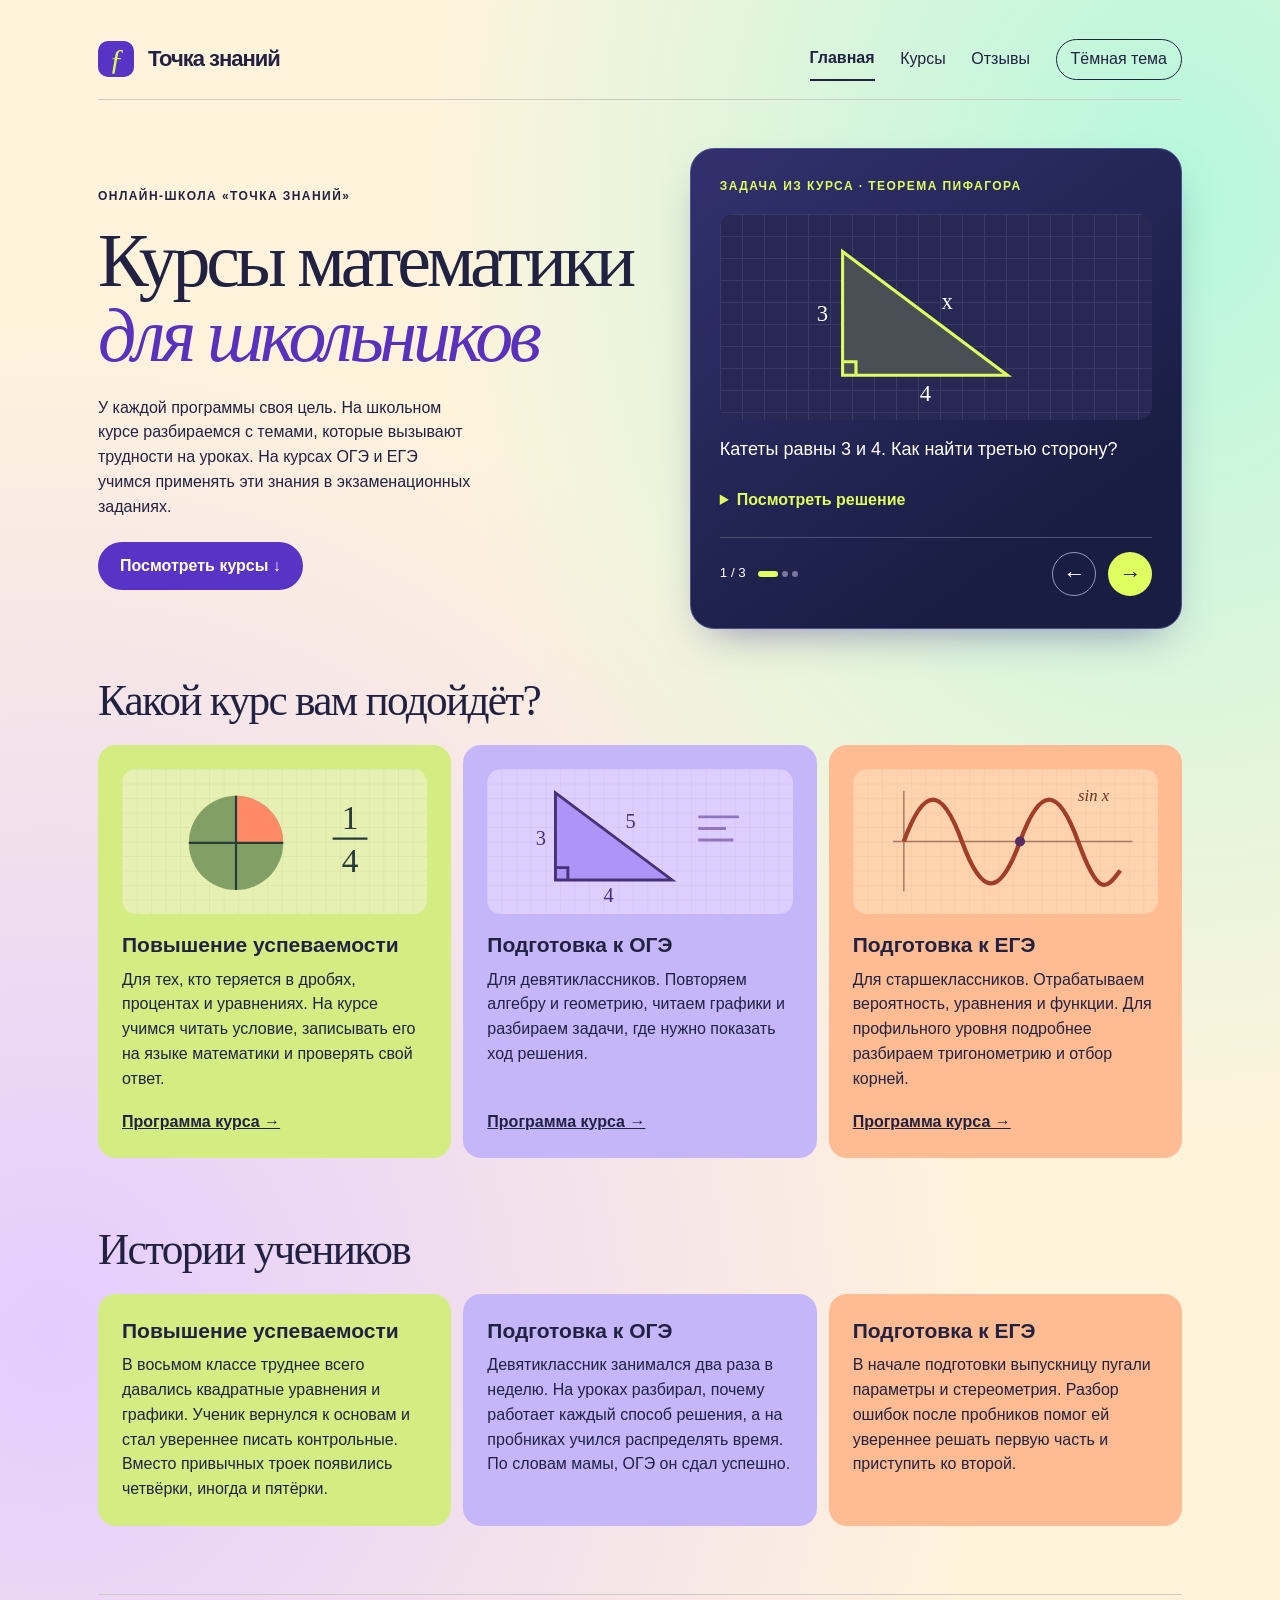
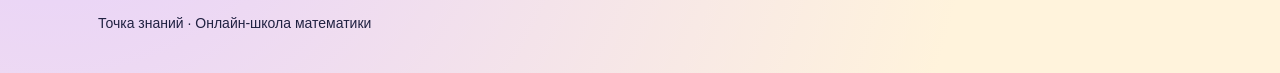
<file: index.html>
<!doctype html>
<html lang="ru"><head><meta charset="utf-8"><meta name="viewport" content="width=device-width, initial-scale=1"><title>Школа математики · Точка знаний</title><link rel="stylesheet" href="school.css?v=layout2"><script src="theme.js"></script></head><body><div class="tz"><nav aria-label="Основное меню"><a class="brand" href="index.html"><span class="mark" aria-hidden="true">ƒ</span>Точка знаний</a><div class="pages"><a aria-current="page" href="index.html">Главная</a><a href="courses.html">Курсы</a><a href="reviews.html">Отзывы</a><button type="button" class="theme" aria-pressed="false">Тёмная тема</button></div></nav><main><section class="hero">
    <div>
      <span class="tag">Онлайн-школа «Точка знаний»</span>
      <h1>Курсы математики<br><em>для школьников</em></h1>
      <p class="intro">У каждой программы своя цель. На школьном курсе разбираемся с темами, которые вызывают трудности на уроках. На курсах ОГЭ и ЕГЭ учимся применять эти знания в экзаменационных заданиях.</p>
      <a class="button" href="courses.html">Посмотреть курсы ↓</a>
    </div>
    <div class="board"><div class="slides"><section class="problem" id="tz-problem-1" aria-label="Задача 1. Гипотенуза">
      <div class="tag">Задача из курса · Теорема Пифагора</div>
      <svg viewBox="-20 -7.5 420 200" width="420" height="200" role="img" aria-label="Прямоугольный треугольник с катетами 3 и 4">
        <g fill="#415848" stroke="#ddfa75" stroke-width="3"><path d="M99 149V29L259 149Z"/><path d="M99 136H112V149"/></g>
        <g fill="white" font-family="Georgia,serif" font-size="22"><text x="74" y="96" class="">3</text><text x="174" y="174" class="">4</text><text x="195" y="85" class="unknown">x</text><text x="195" y="85" class="answer">5</text></g>
      </svg>
      <p>Катеты равны 3 и 4. Как найти третью сторону?</p>
      <details><summary><span class="show-label">Посмотреть решение</span><span class="hide-label">Скрыть решение</span></summary><p>Складываем квадраты катетов: 9 + 16 = 25. Это квадрат гипотенузы. Извлекаем корень и получаем x = 5.</p></details>
      <div class="switcher"><small>1 / 3</small><span class="meter" aria-hidden="true"><i class="active"></i><i></i><i></i></span><a href="#tz-problem-3" aria-label="Предыдущая задача">←</a><a href="#tz-problem-2" aria-label="Следующая задача">→</a></div>
    </section>
<section class="problem" id="tz-problem-2" aria-label="Задача 2. Катет">
      <div class="tag">Задача из курса · Теорема Пифагора</div>
      <svg viewBox="-20 -7.5 420 200" width="420" height="200" role="img" aria-label="Прямоугольный треугольник с гипотенузой 10 и катетом 8">
        <g fill="#415848" stroke="#ddfa75" stroke-width="3"><path d="M99 149V29L259 149Z"/><path d="M99 136H112V149"/></g>
        <g fill="white" font-family="Georgia,serif" font-size="22"><text x="174" y="174" class="">8</text><text x="194" y="84" class="">10</text><text x="74" y="96" class="unknown">x</text><text x="74" y="96" class="answer">6</text></g>
      </svg>
      <p>Теперь известна гипотенуза. Как найти катет x?</p>
      <details><summary><span class="show-label">Посмотреть решение</span><span class="hide-label">Скрыть решение</span></summary><p>По теореме Пифагора 8² + x² = 10². Вычитаем 64 из 100 и получаем x² = 36. Значит, длина катета равна 6.</p></details>
      <div class="switcher"><small>2 / 3</small><span class="meter" aria-hidden="true"><i></i><i class="active"></i><i></i></span><a href="#tz-problem-1" aria-label="Предыдущая задача">←</a><a href="#tz-problem-3" aria-label="Следующая задача">→</a></div>
    </section>
<section class="problem" id="tz-problem-3" aria-label="Задача 3. Площадь">
      <div class="tag">Задача из курса · Площади фигур</div>
      <svg viewBox="-20 -7.5 420 200" width="420" height="200" role="img" aria-label="Прямоугольник со сторонами 7 и 4">
        <g fill="#415848" stroke="#ddfa75" stroke-width="3"><rect x="89" y="38" width="182" height="104"/></g>
        <g fill="white" font-family="Georgia,serif" font-size="22"><text x="173" y="169" class="">7</text><text x="63" y="97" class="">4</text><text x="145" y="97" class="unknown">x</text><text x="145" y="97" class="answer">28 ед²</text></g>
      </svg>
      <p>Сколько единичных квадратов поместится внутри?</p>
      <details><summary><span class="show-label">Посмотреть решение</span><span class="hide-label">Скрыть решение</span></summary><p>В одном ряду помещаются 7 квадратов со стороной 1. Таких рядов 4, поэтому площадь равна 7 × 4 = 28 квадратным единицам.</p></details>
      <div class="switcher"><small>3 / 3</small><span class="meter" aria-hidden="true"><i></i><i></i><i class="active"></i></span><a href="#tz-problem-2" aria-label="Предыдущая задача">←</a><a href="#tz-problem-1" aria-label="Следующая задача">→</a></div>
    </section></div></div>
  </section>
  <section id="tz-courses"><h2>Какой курс вам подойдёт?</h2>
    <div class="grid">
      <article><img class="lesson-art" src="fractions.svg" width="420" height="200" alt="Одна четверть круга выделена цветом"><h3>Повышение успеваемости</h3><p>Для тех, кто теряется в дробях, процентах и уравнениях. На курсе учимся читать условие, записывать его на языке математики и проверять свой ответ.</p><a href="courses.html#course-1">Программа курса →</a></article>
      <article><img class="lesson-art" src="triangle.svg" width="420" height="200" alt="Прямоугольный треугольник со сторонами 3, 4 и 5"><h3>Подготовка к ОГЭ</h3><p>Для девятиклассников. Повторяем алгебру и геометрию, читаем графики и разбираем задачи, где нужно показать ход решения.</p><a href="courses.html#course-2">Программа курса →</a></article>
      <article><img class="lesson-art" src="wave.svg" width="420" height="200" alt="График синусоиды"><h3>Подготовка к ЕГЭ</h3><p>Для старшеклассников. Отрабатываем вероятность, уравнения и функции. Для профильного уровня подробнее разбираем тригонометрию и отбор корней.</p><a href="courses.html#course-3">Программа курса →</a></article>
    </div>
  </section>
  <section class="review-group"><h2>Истории учеников</h2><div class="grid"><article><h3>Повышение успеваемости</h3><p>В восьмом классе труднее всего давались квадратные уравнения и графики. Ученик вернулся к основам и стал увереннее писать контрольные. Вместо привычных троек появились четвёрки, иногда и пятёрки.</p></article><article><h3>Подготовка к ОГЭ</h3><p>Девятиклассник занимался два раза в неделю. На уроках разбирал, почему работает каждый способ решения, а на пробниках учился распределять время. По словам мамы, ОГЭ он сдал успешно.</p></article><article><h3>Подготовка к ЕГЭ</h3><p>В начале подготовки выпускницу пугали параметры и стереометрия. Разбор ошибок после пробников помог ей увереннее решать первую часть и приступить ко второй.</p></article></div></section></main><footer>Точка знаний · Онлайн-школа математики</footer></div><script src="slider.js"></script></body></html>
</file>
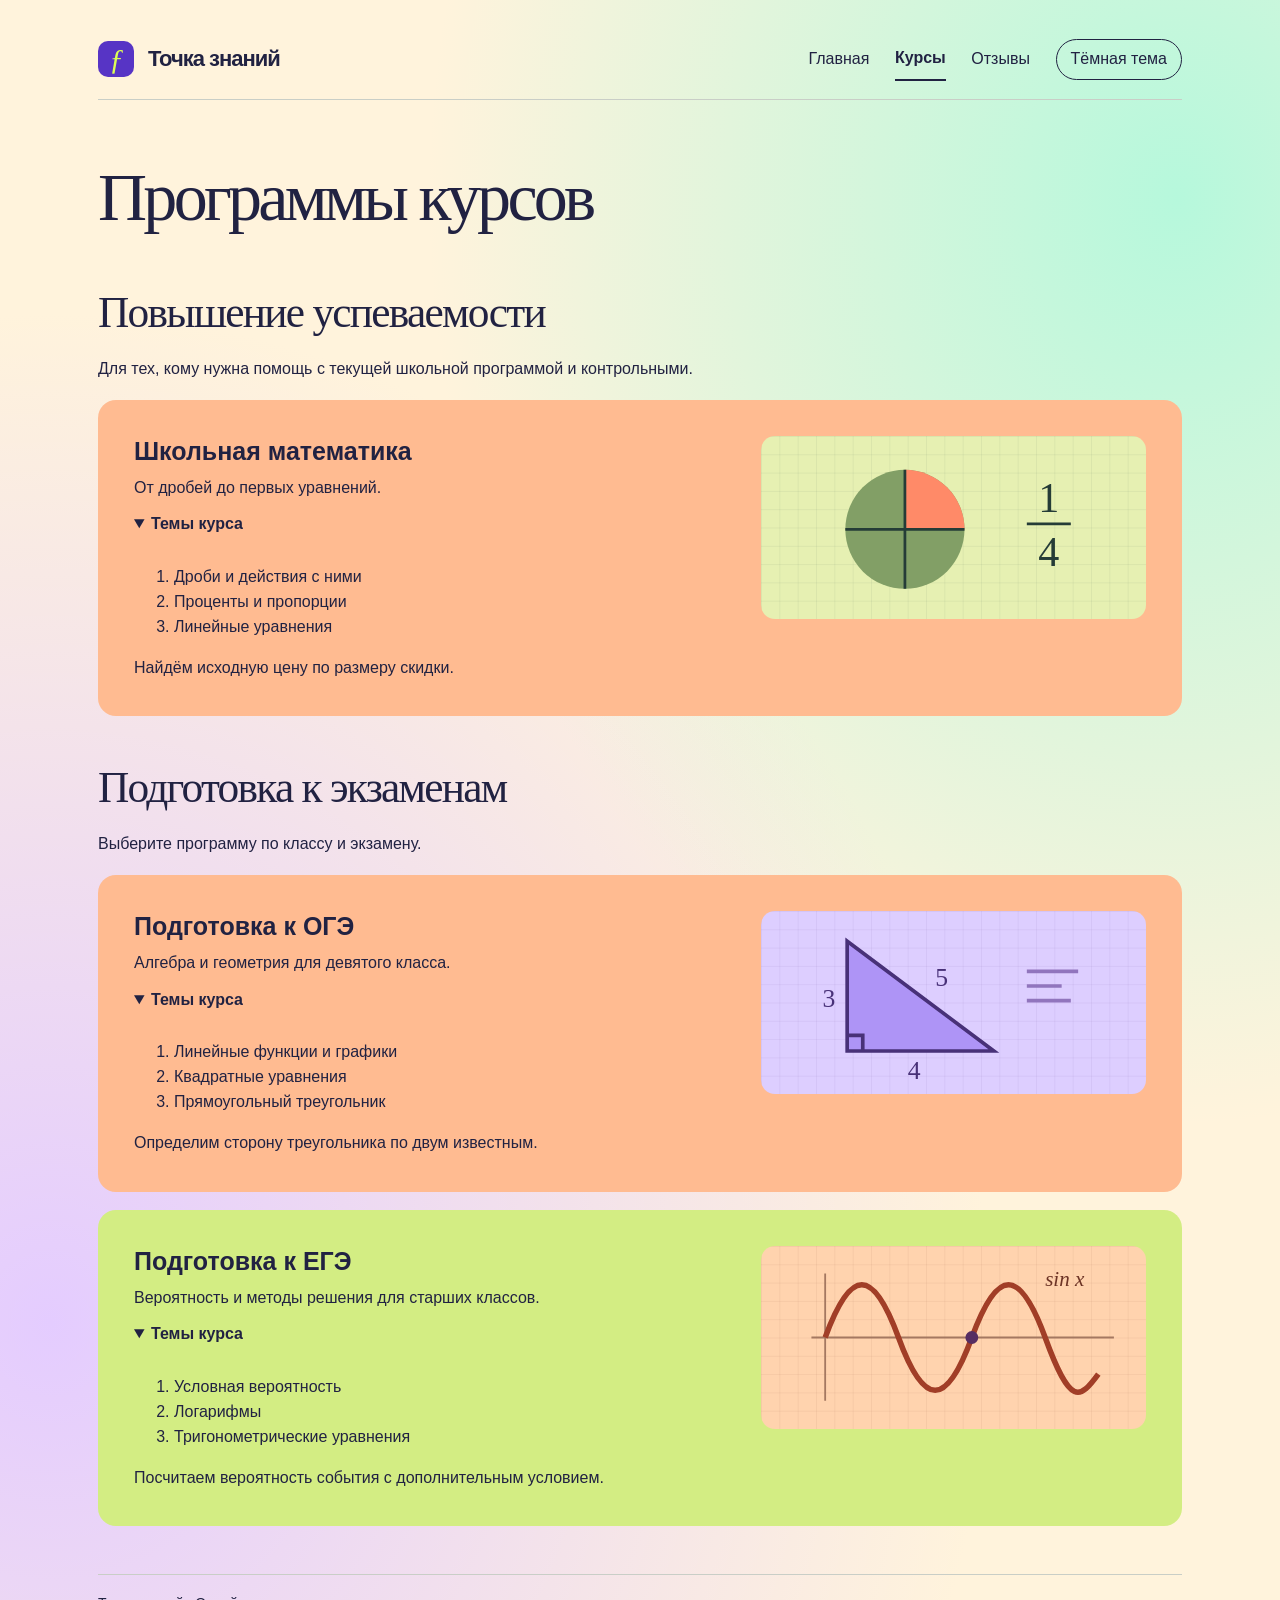
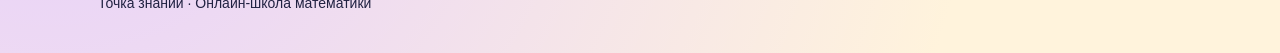
<file: courses.html>
<!doctype html>
<html lang="ru"><head><meta charset="utf-8"><meta name="viewport" content="width=device-width, initial-scale=1"><title>Курсы · Точка знаний</title><link rel="stylesheet" href="school.css?v=layout2"><script src="theme.js"></script></head><body><div class="tz"><nav aria-label="Основное меню"><a class="brand" href="index.html"><span class="mark" aria-hidden="true">ƒ</span>Точка знаний</a><div class="pages"><a href="index.html">Главная</a><a aria-current="page" href="courses.html">Курсы</a><a href="reviews.html">Отзывы</a><button type="button" class="theme" aria-pressed="false">Тёмная тема</button></div></nav><main><header class="page-head"><h1>Программы курсов</h1></header><section class="catalog-group" id="school"><h2>Повышение успеваемости</h2><p>Для тех, кому нужна помощь с текущей школьной программой и контрольными.</p><article class="course" id="course-1"><img class="lesson-art" src="fractions.svg" width="420" height="200" alt="Одна четверть круга выделена цветом"><h3>Школьная математика</h3><p>От дробей до первых уравнений.</p><details open><summary>Темы курса</summary><ol><li>Дроби и действия с ними</li><li>Проценты и пропорции</li><li>Линейные уравнения</li></ol></details><p>Найдём исходную цену по размеру скидки.</p></article></section><section class="catalog-group" id="exams"><h2>Подготовка к экзаменам</h2><p>Выберите программу по классу и экзамену.</p><article class="course" id="course-2"><img class="lesson-art" src="triangle.svg" width="420" height="200" alt="Прямоугольный треугольник со сторонами 3, 4 и 5"><h3>Подготовка к ОГЭ</h3><p>Алгебра и геометрия для девятого класса.</p><details open><summary>Темы курса</summary><ol><li>Линейные функции и графики</li><li>Квадратные уравнения</li><li>Прямоугольный треугольник</li></ol></details><p>Определим сторону треугольника по двум известным.</p></article><article class="course" id="course-3"><img class="lesson-art" src="wave.svg" width="420" height="200" alt="График синусоиды"><h3>Подготовка к ЕГЭ</h3><p>Вероятность и методы решения для старших классов.</p><details open><summary>Темы курса</summary><ol><li>Условная вероятность</li><li>Логарифмы</li><li>Тригонометрические уравнения</li></ol></details><p>Посчитаем вероятность события с дополнительным условием.</p></article></section></main><footer>Точка знаний · Онлайн-школа математики</footer></div></body></html>
</file>
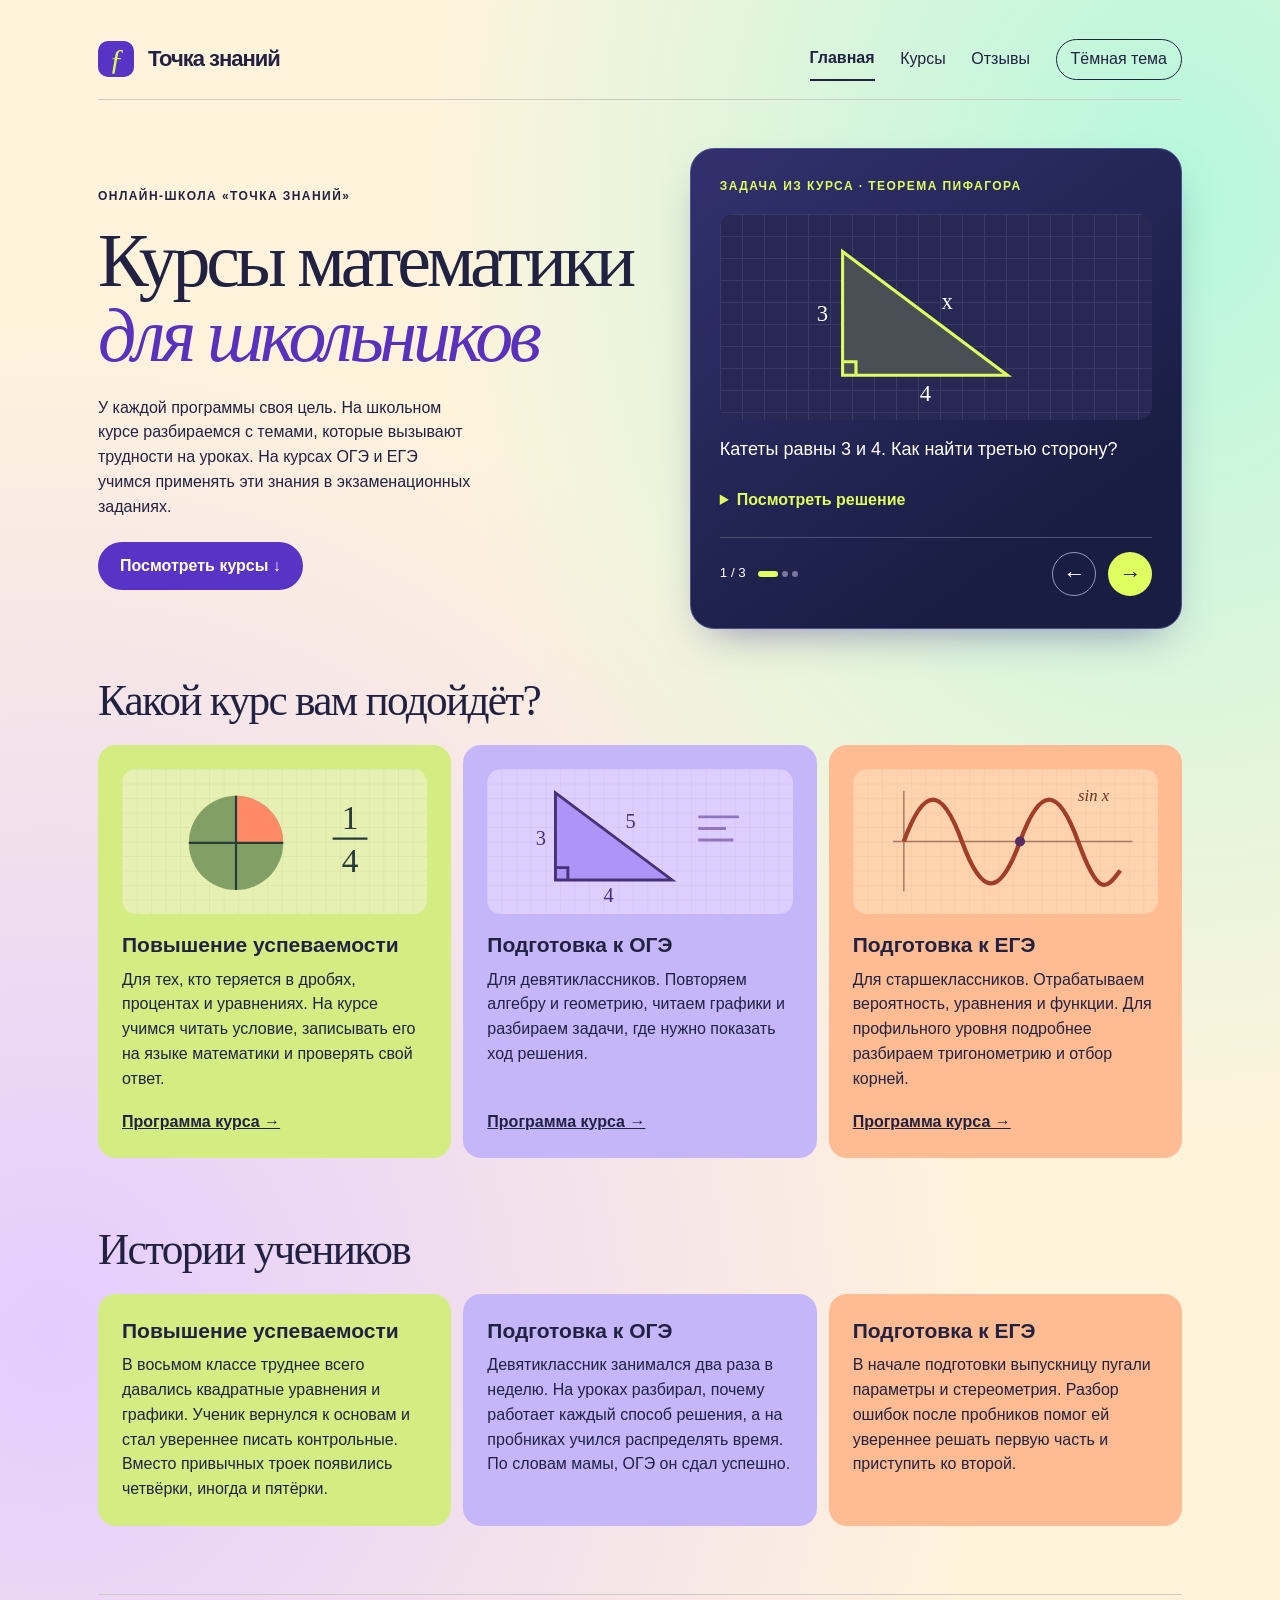
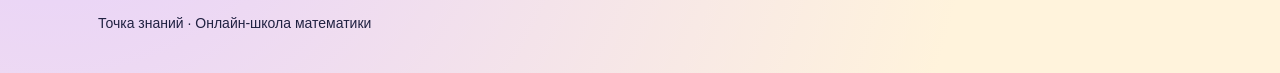
<file: notes.html>
<!doctype html><html lang="ru"><meta charset="utf-8"><meta name="robots" content="noindex"><meta http-equiv="refresh" content="0;url=index.html"><title>Точка знаний</title><a href="index.html">Перейти на главную</a></html>
</file>
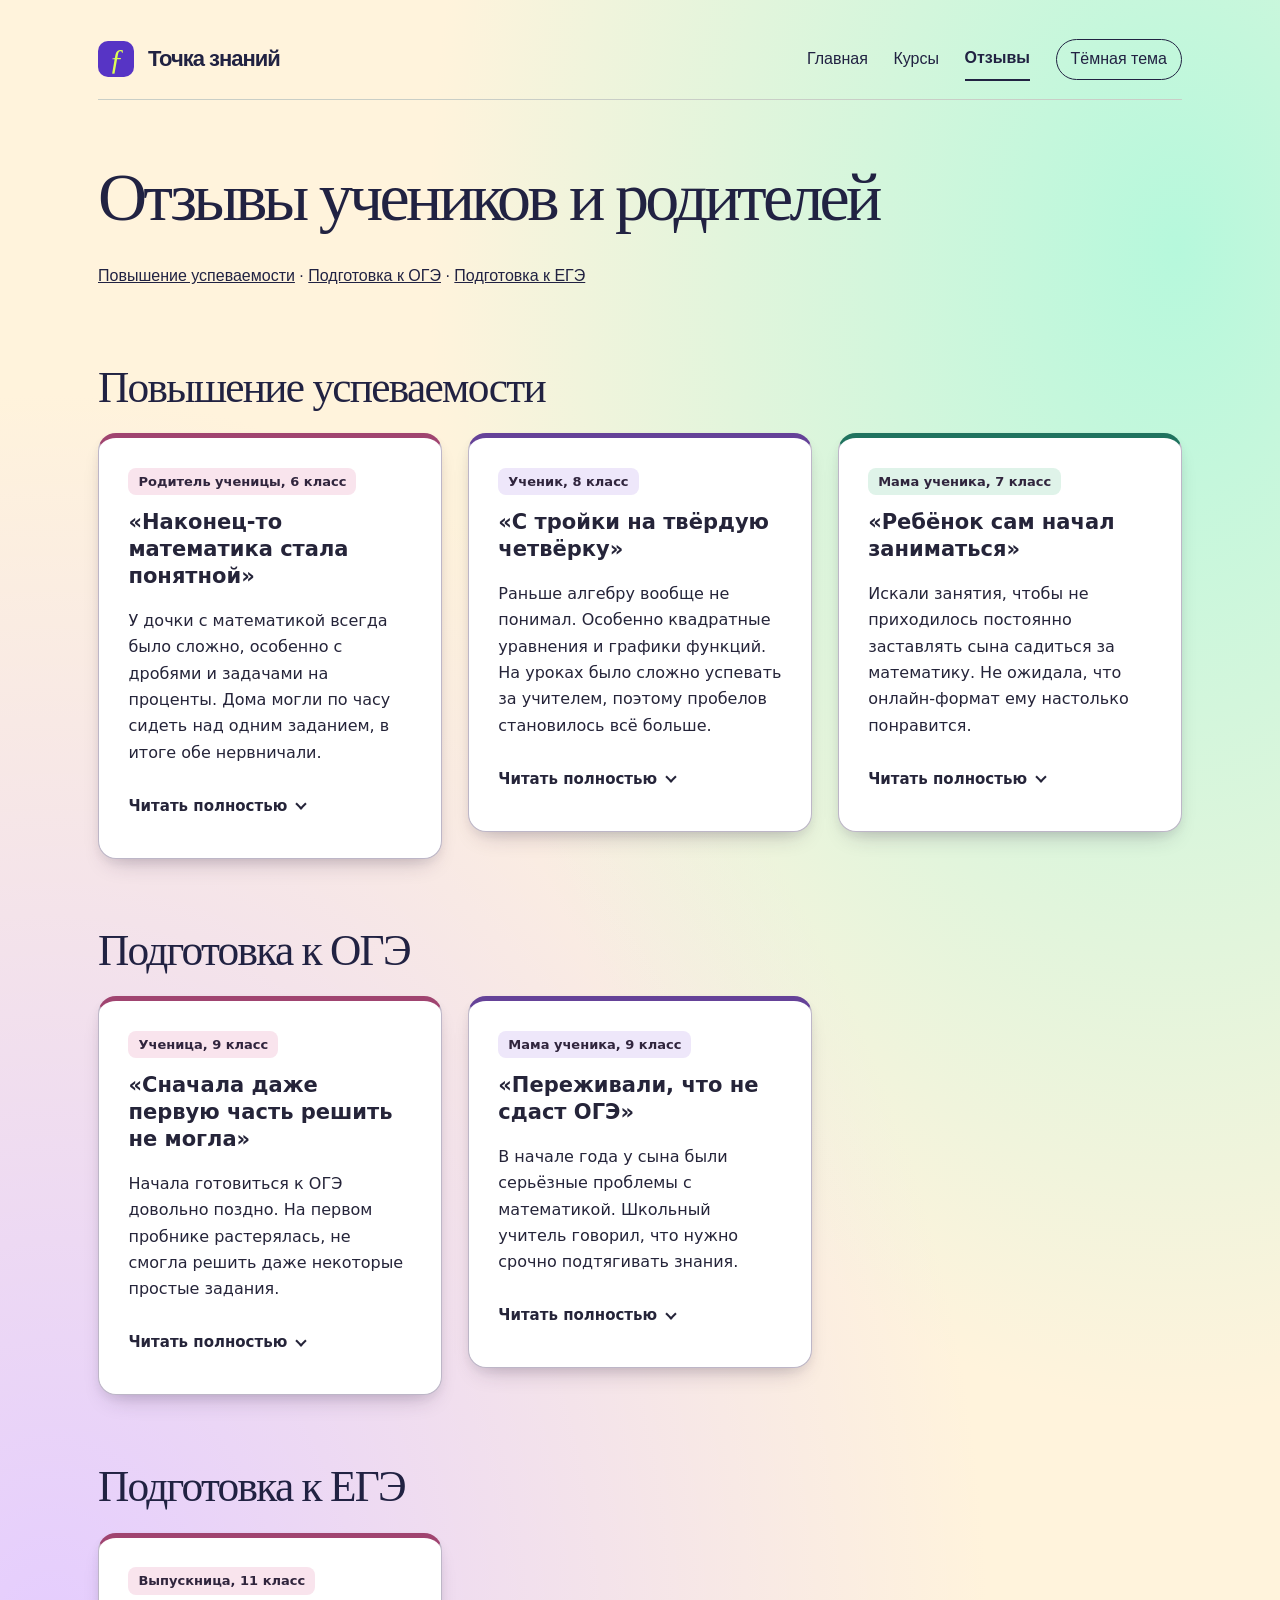
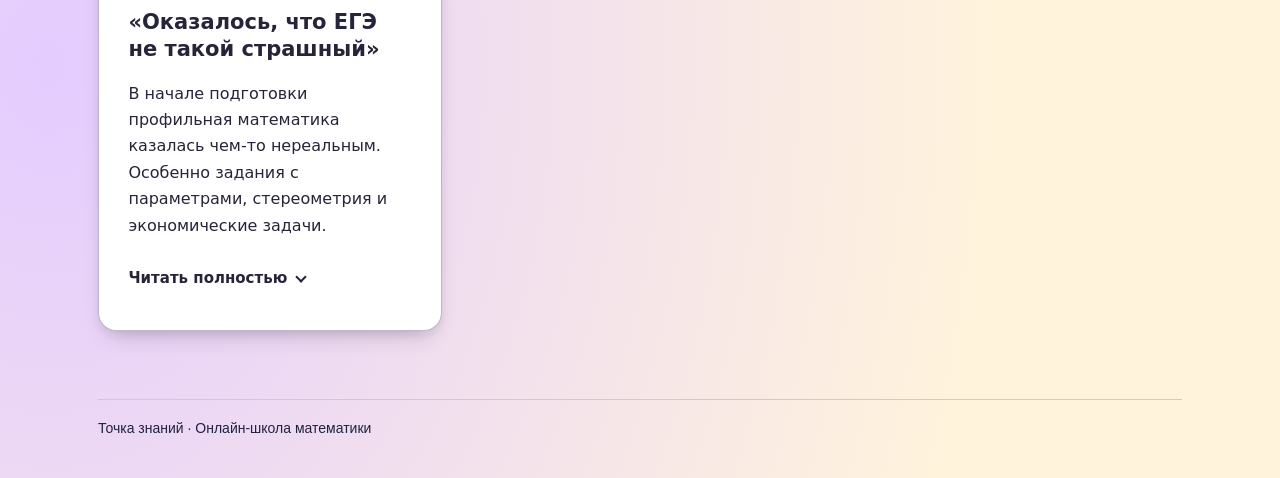
<file: reviews.html>
<!doctype html>
<html lang="ru"><head><meta charset="utf-8"><meta name="viewport" content="width=device-width, initial-scale=1"><title>Отзывы · Точка знаний</title><link rel="stylesheet" href="school.css?v=layout2"><script src="theme.js"></script><link rel="stylesheet" href="review-cards.css?v=2"></head><body><div class="tz"><nav aria-label="Основное меню"><a class="brand" href="index.html"><span class="mark" aria-hidden="true">ƒ</span>Точка знаний</a><div class="pages"><a href="index.html">Главная</a><a href="courses.html">Курсы</a><a aria-current="page" href="reviews.html">Отзывы</a><button type="button" class="theme" aria-pressed="false">Тёмная тема</button></div></nav><main><header class="page-head"><h1>Отзывы учеников и родителей</h1></header><div class="review-links"><a href="#school">Повышение успеваемости</a> · <a href="#oge">Подготовка к ОГЭ</a> · <a href="#ege">Подготовка к ЕГЭ</a></div><section class="review-group" id="school"><h2>Повышение успеваемости</h2><div class="review-deck"><article class="story-card" id="review-1"><header><h3>«Наконец-то математика стала понятной»</h3><p>Родитель ученицы, 6 класс</p></header><blockquote>У дочки с математикой всегда было сложно, особенно с дробями и задачами на проценты. Дома могли по часу сидеть над одним заданием, в итоге обе нервничали.</blockquote><details><summary><span class="when-closed">Читать полностью</span><span class="when-open" hidden>Свернуть</span></summary><blockquote>Решили попробовать онлайн-занятия. Очень понравилось, что преподаватель объясняет спокойно и может разобрать одну тему несколько раз, если нужно. Через пару месяцев оценки стали лучше, но главное, дочка перестала бояться математики. Теперь домашку чаще делает сама!</blockquote></details></article><article class="story-card" id="review-2"><header><h3>«С тройки на твёрдую четвёрку»</h3><p>Ученик, 8 класс</p></header><blockquote>Раньше алгебру вообще не понимал. Особенно квадратные уравнения и графики функций. На уроках было сложно успевать за учителем, поэтому пробелов становилось всё больше.</blockquote><details><summary><span class="when-closed">Читать полностью</span><span class="when-open" hidden>Свернуть</span></summary><blockquote>Здесь начали практически с нуля. Понравилось, что можно спокойно задавать любые вопросы, даже самые простые. Постепенно разобрался, контрольные стал писать намного увереннее. В итоге вместо постоянных троек начал получать четвёрки, иногда даже пятёрки.</blockquote></details></article><article class="story-card" id="review-3"><header><h3>«Ребёнок сам начал заниматься»</h3><p>Мама ученика, 7 класс</p></header><blockquote>Искали занятия, чтобы не приходилось постоянно заставлять сына садиться за математику. Не ожидала, что онлайн-формат ему настолько понравится.</blockquote><details><summary><span class="when-closed">Читать полностью</span><span class="when-open" hidden>Свернуть</span></summary><blockquote>На занятиях много практики, объясняют простым языком, а не просто дают формулы для заучивания. Раньше сын постоянно говорил, что ничего не понимает, а теперь иногда даже рассказывает мне, как решать задачи. Для нас это уже большой результат.</blockquote></details></article></div></section><section class="review-group" id="oge"><h2>Подготовка к ОГЭ</h2><div class="review-deck"><article class="story-card" id="review-4"><header><h3>«Сначала даже первую часть решить не могла»</h3><p>Ученица, 9 класс</p></header><blockquote>Начала готовиться к ОГЭ довольно поздно. На первом пробнике растерялась, не смогла решить даже некоторые простые задания.</blockquote><details><summary><span class="when-closed">Читать полностью</span><span class="when-open" hidden>Свернуть</span></summary><blockquote>Больше всего боялась геометрии и текстовых задач. На занятиях разбирали задания по типам, объясняли способы решения и постепенно закрывали пробелы. Через несколько месяцев пробники стали получаться гораздо лучше. На самом экзамене уже не было такой паники, потому что большинство заданий были знакомы.</blockquote></details></article><article class="story-card" id="review-5"><header><h3>«Переживали, что не сдаст ОГЭ»</h3><p>Мама ученика, 9 класс</p></header><blockquote>В начале года у сына были серьёзные проблемы с математикой. Школьный учитель говорил, что нужно срочно подтягивать знания.</blockquote><details><summary><span class="when-closed">Читать полностью</span><span class="when-open" hidden>Свернуть</span></summary><blockquote>Начали заниматься два раза в неделю. Очень понравилось, что преподаватель не просто натаскивал на ответы, а объяснял, почему задача решается именно так. Постепенно сын стал увереннее, научился распределять время на пробниках. В итоге ОГЭ сдал успешно. Спасибо за терпение и поддержку!</blockquote></details></article></div></section><section class="review-group" id="ege"><h2>Подготовка к ЕГЭ</h2><div class="review-deck"><article class="story-card" id="review-6"><header><h3>«Оказалось, что ЕГЭ не такой страшный»</h3><p>Выпускница, 11 класс</p></header><blockquote>В начале подготовки профильная математика казалась чем-то нереальным. Особенно задания с параметрами, стереометрия и экономические задачи.</blockquote><details><summary><span class="when-closed">Читать полностью</span><span class="when-open" hidden>Свернуть</span></summary><blockquote>На занятиях понравилось, что преподаватель не торопит и действительно старается объяснить логику решения. Постепенно научилась уверенно решать первую часть и начала разбираться со второй. Очень помогли разборы моих ошибок после пробников. На экзамен шла уже с пониманием, что делать, а не просто надеялась на удачу.</blockquote></details></article></div></section></main><footer>Точка знаний · Онлайн-школа математики</footer></div></body></html>
</file>
<file: school.css>
.tz {
  --ink: #162b35;
  --lime: #ddfa75;
  box-sizing: border-box;
  max-width: 1220px;
  margin: auto;
  padding: clamp(18px,4vw,52px);
  background: #f6f5ef;
  color: var(--ink);
  font: 16px/1.55 Inter, Arial, sans-serif;
  border-radius: 24px;
  container-type: inline-size;
}
.tz * { box-sizing: border-box; }
.tz nav, .tz .brand, .tz .tools { display:flex; align-items:center; gap:14px; }
.tz nav { justify-content:space-between; padding-bottom:18px; border-bottom:1px solid #c9cec7; }
.tz .brand { font-size:22px; font-weight:750; letter-spacing:-1px; }
.tz .mark { background:var(--ink); color:var(--lime); border-radius:10px; width:36px; text-align:center; font:italic 30px/36px Georgia,serif; }
.tz a { color:inherit; }
.tz .button { display:inline-block; width:fit-content; background:var(--ink); color:white; border-radius:100px; padding:12px 22px; text-decoration:none; font-weight:650; }
.tz .button:hover { background:#305364; }
.tz a:focus-visible, .tz summary:focus-visible { outline:3px solid #b85827; outline-offset:4px; }
.tz .hero { display:grid; grid-template-columns:1.1fr 1fr; align-items:center; gap:clamp(22px,4vw,54px); padding:48px 0; }
.tz h1,.tz h2,.tz h3,.tz p { color:inherit; margin:0; }
.tz h1 { font:500 clamp(40px,7cqw,82px)/.99 Georgia,serif; letter-spacing:-.055em; }
.tz h1 em { color:#466347; }
.tz .intro { margin:22px 0; max-width:42ch; }
.tz .tag { display:block; margin-bottom:18px; font-size:12px; font-weight:700; letter-spacing:.12em; text-transform:uppercase; }
.tz .board { background:var(--ink); color:white; padding:24px; border-radius:24px; }
.tz .board .tag { color:var(--lime); }
.tz svg { display:block; width:100%; height:auto; }
.tz .board p { margin:16px 0; font-size:18px; }
.tz summary { cursor:pointer; color:var(--lime); font-weight:bold; }
.tz details p { font-size:15px; }
.tz h2 { font:500 clamp(28px,4cqw,44px)/1.1 Georgia,serif; letter-spacing:-.04em; margin-bottom:20px; }
.tz .grid { display:grid; grid-template-columns:repeat(3,1fr); gap:12px; }
.tz article { padding:24px; border-radius:18px; background:#e3e9db; }
.tz article:nth-child(2) { background:#e0eaf1; }
.tz article:nth-child(3) { background:#f1e3d7; }
.tz article h3 { font:600 21px/1.2 Inter,Arial,sans-serif; margin-bottom:10px; }
.tz footer { margin-top:30px; padding-top:18px; border-top:1px solid #c9cec7; font-size:14px; }
@container (max-width:680px) {
  .tz .hero,.tz .grid { grid-template-columns:1fr; }
  .tz .hero { padding:30px 0; }
  .tz .brand { font-size:18px; gap:7px; }
  .tz .button { padding:10px 16px; }
}

.tz .board { min-width:0; }
.tz .slides { display:flex; align-items:flex-start; overflow-x:auto; scroll-snap-type:x mandatory; scrollbar-width:thin; }
.tz .problem { flex:0 0 100%; min-width:0; box-sizing:border-box; padding:3px; scroll-snap-align:start; }
.tz .problem svg { background-color:#203640; background-image:linear-gradient(#384d55 1px,transparent 1px),linear-gradient(90deg,#384d55 1px,transparent 1px); background-size:22px 22px; border-radius:10px; }
.tz .problem .answer, .tz .problem .hide-label { display:none; }
.tz .problem:has(details[open]) .answer { display:inline; fill:#ddfa75; font-weight:bold; }
.tz .problem:has(details[open]) .unknown, .tz details[open] .show-label { display:none; }
.tz details[open] .hide-label { display:inline; }
.tz .switcher { display:flex; align-items:center; gap:12px; margin:16px 0 4px; }
.tz .switcher small { margin-right:auto; }
.tz .switcher a { display:grid; place-items:center; width:44px; height:44px; border:1px solid #819598; border-radius:50%; text-decoration:none; color:white; }
.tz .switcher a:hover { background:#344c55; }
@media (prefers-reduced-motion:no-preference) { .tz .slides { scroll-behavior:smooth; } }

/* The page background also reaches the space outside the theme's content column. */
body:has(.tz), body:has(.tz) .wp-site-blocks {
  background: radial-gradient(ellipse at 92% 12%, #b6f8dc, transparent 45%),
              radial-gradient(ellipse at 4% 80%, #e4ccff, transparent 54%), #fff3dc;
}
.tz.tz {
  --ink:#212242;
  --lime:#dcff55;
  background:transparent;
  width:min(1160px, calc(100vw - 44px));
  max-width:none;
  margin-inline:calc(50% - min(580px, 50vw - 22px));
  padding:clamp(12px,2vw,28px);
}
.tz h1 em { color:#5931bd; }
.tz .mark, .tz a.button { background:#5734c5; }
.tz a.button:hover { background:#402493; }
.tz .board {
  background:linear-gradient(145deg,#32316f,#191d42 78%);
  box-shadow:0 18px 44px -20px #40308099;
  border:1px solid #4e508b;
  padding:clamp(16px,2vw,28px);
}
.tz .slides { scrollbar-width:none; overscroll-behavior-x:contain; }
.tz .slides::-webkit-scrollbar { display:none; }
.tz .problem { --accent:#deff5f; }
.tz .problem:nth-child(2) { --accent:#66f2dd; }
.tz .problem:nth-child(3) { --accent:#ffb981; }
.tz .problem svg { background-color:#272853; background-image:linear-gradient(#3b3b67 1px,transparent 1px),linear-gradient(90deg,#3b3b67 1px,transparent 1px); }
.tz .problem svg g[stroke] { stroke:var(--accent); fill:color-mix(in srgb,var(--accent) 18%,#272853); }
.tz .problem .tag,.tz .problem summary { color:var(--accent); }
.tz .problem:has(details[open]) .answer { fill:var(--accent); }
.tz .problem summary { padding:8px 0; }
.tz .switcher { border-top:1px solid #505077; padding-top:14px; }
.tz .switcher small { margin-right:0; }
.tz .meter { display:flex; gap:4px; margin-right:auto; }
.tz .meter i { width:6px; height:6px; border-radius:8px; background:#77789c; }
.tz .meter i.active { width:20px; background:var(--accent); }
.tz .switcher a { border-color:#9899ba; font:22px/1 Arial,sans-serif; }
.tz .switcher a:last-child { background:var(--accent); border-color:transparent; color:#212242; }
.tz .switcher a:hover { box-shadow:0 0 0 3px #ffffff42; }
.tz article { background:#d3ed83; }
.tz article:nth-child(2) { background:#c5b6fa; }
.tz article:nth-child(3) { background:#ffbb91; }
@media(max-width:420px) { .tz.tz { width:94vw; margin-inline:calc(50% - 47vw); padding:8px; } }

*{box-sizing:border-box}
html{min-height:100%;color-scheme:light}
body{margin:0;min-height:100vh}
body .tz.tz{width:min(1160px,100%);margin:0 auto;padding:clamp(16px,3vw,38px)}
.tz nav{flex-wrap:wrap}
.tz .brand{text-decoration:none}
.tz .pages{display:flex;align-items:center;gap:clamp(12px,2vw,28px);flex-wrap:wrap}
.pages a{text-decoration:none;padding:8px 0}
.pages a[aria-current]{border-bottom:2px solid currentColor;font-weight:700}
.theme{font:inherit;border:1px solid currentColor;background:transparent;color:inherit;border-radius:24px;padding:7px 14px;cursor:pointer}
.tz main{min-height:65vh}
.tz .page-head{padding:clamp(30px,5vw,66px) 0 26px}
.tz .page-head h1{font-size:clamp(40px,6vw,68px)}
.tz .course{margin-bottom:18px;padding:clamp(20px,3vw,36px)}
.tz .course summary,.tz .practice summary{color:inherit;padding:12px 0}
.tz .practice{padding:22px 0;border-top:1px solid #8888}
.tz .practice h2{font-size:26px}
.tz .course a,.tz .grid article a{display:inline-block;margin-top:16px;font-weight:700}
html[data-theme=dark]{color-scheme:dark}
html[data-theme=dark] body:has(.tz){background:radial-gradient(ellipse at top right,#163b39,transparent 48%),#191729}
html[data-theme=dark] .tz{--ink:#f3eefb}
html[data-theme=dark] .tz h1 em{color:#c4a8ff}
html[data-theme=dark] .tz article{background:#32422c}
html[data-theme=dark] .tz article:nth-child(2){background:#403459}
html[data-theme=dark] .tz article:nth-child(3){background:#54382e}
@media(max-width:620px){.tz nav{align-items:flex-start;gap:12px}.tz .pages{width:100%;gap:12px;font-size:14px}.theme{margin-left:auto}.tz .hero{grid-template-columns:minmax(0,1fr)}}

.tz .lesson-art { display:block;width:100%;height:auto;border-radius:12px;margin-bottom:18px; }
.catalog-group { margin:32px 0 48px; }
.tz .catalog-group > p { margin-bottom:18px; }
.tz .catalog-group article { display:flow-root; }
.tz .catalog-group h3 { font-size:25px; }
@media(min-width:720px) {
 .tz .catalog-group .lesson-art { float:right;width:38%;margin:0 0 16px 32px; }
}

.review-group { margin: clamp(32px,6vw,68px) 0; scroll-margin-top:24px; }
.review-links { line-height:2.4; }
.review { max-width:76ch; margin:20px 0; padding:clamp(18px,4vw,32px); border:1px solid #9183ae66; border-inline-start:4px solid #9372df; border-radius:16px; background:#ffffff54; }
.review h3 { font:600 23px/1.3 Georgia,serif; }
.review blockquote { margin:14px 0; line-height:1.7; }
.review figcaption { font-weight:650; }
html[data-theme=dark] .review { background:#292639; }


/* Shared card geometry and responsive review rows. */
.tz .grid > article { display:flex;flex-direction:column;min-width:0; }
.tz .grid > article > a { margin-top:auto;padding-top:18px; }
.tz .review-deck { display:grid;grid-template-columns:repeat(3,minmax(0,1fr));gap:18px;margin:20px 0;align-items:start; }
.tz .review-deck .story-card { display:flex;flex-direction:column;min-height:330px;padding:26px;border-radius:24px;background:#fbdce8;color:#282234; }
.tz .review-deck .story-card:nth-child(2n) { background:#e6ddfb; }
.tz .review-deck .story-card:nth-child(3n) { background:#d5eee5; }
.tz .story-card h3 { margin:0 0 7px;font:700 1.18rem/1.32 system-ui,sans-serif; }
.tz .story-card header p { color:#615768;font-size:.9rem; }
.tz .story-card blockquote { margin:20px 0;line-height:1.6; }
.tz .story-card details { margin-top:auto;display:flex;flex-direction:column; }
.tz .story-card summary { cursor:pointer;color:inherit;text-decoration:underline;text-underline-offset:4px;padding:8px 0; }
.tz .story-card summary span+span,.tz .story-card details[open] summary span:first-child {display:none}
.tz .story-card details[open] summary span+span {display:inline}
html[data-theme=dark] .tz .story-card {background:#453042;color:#fff3fb}
html[data-theme=dark] .tz .story-card:nth-child(2n) {background:#37334e}
html[data-theme=dark] .tz .story-card:nth-child(3n) {background:#274139}

@media(max-width:850px){.tz .review-deck {grid-template-columns:repeat(2,minmax(0,1fr))}}
@media(max-width:600px){.tz .review-deck {grid-template-columns:minmax(0,1fr)}.tz .review-deck .story-card {min-height:auto}.tz .pages{width:100%;gap:12px}.tz .theme{margin-left:0}}

.tz .lesson-art, .tz .problem svg {
  aspect-ratio: 21 / 10;
  height: auto;
  object-fit: contain;
  border-radius: 14px;
}
html[data-theme=dark] .tz .grid article,
html[data-theme=dark] .tz .catalog-group article {border:1px solid #746d83;color:#fcf8ff}
</file>
<file: review-cards.css>
.tz .review-group .review-deck {
  display:grid; grid-template-columns:repeat(3,minmax(0,1fr));
  gap:clamp(16px,2vw,28px); align-items:start; margin:22px 0;
}
.tz .review-group .review-deck article.story-card {
  --edge:#a04470; --badge:#f9e4ed;
  box-sizing:border-box; display:flex; flex-direction:column;
  width:100%; min-width:0; min-height:350px; margin:0;
  padding:clamp(20px,2.3vw,30px); color:#252439;
  background:#fff; border:1px solid #bdb6c7; border-top:5px solid var(--edge);
  border-radius:18px; box-shadow:0 4px 9px #24203b0e,0 12px 25px -12px #34224452;
}
.tz .review-deck article.story-card:nth-child(2n) { --edge:#654298; --badge:#eee7fa; }
.tz .review-deck article.story-card:nth-child(3n) { --edge:#20735f; --badge:#dff3e9; }
.tz .story-card header { display:flex; flex-direction:column; align-items:flex-start; gap:14px; }
.tz .story-card header h3 { margin:0; font:700 21px/1.28 system-ui,sans-serif; }
.tz .story-card header p { order:-1; margin:0; padding:4px 10px; border-radius:8px; color:#30253d; background:var(--badge); font:600 13px/1.5 system-ui,sans-serif; }
.tz .review-deck .story-card blockquote { margin:18px 0; padding:0; font:400 16px/1.65 system-ui,sans-serif; }
.tz .story-card details { display:block; margin-top:auto; }
.tz .story-card details summary { display:inline-flex; align-items:center; gap:10px; min-height:44px; padding:5px 0; color:inherit; cursor:pointer; font:650 15px/1.4 system-ui,sans-serif; text-decoration:none; list-style:none; }
.tz .story-card summary::-webkit-details-marker { display:none; }
.tz .story-card summary::after {
  content:""; width:8px; height:8px; box-sizing:border-box;
  border:solid currentColor; border-width:0 2px 2px 0;
  transform:translateY(-2px) rotate(45deg);
}
.tz .story-card details[open] summary::after {transform:translateY(2px) rotate(225deg)}
.tz .story-card summary:focus-visible {outline:2px solid currentColor;outline-offset:3px;border-radius:4px}
.tz .story-card summary:hover span {text-decoration:underline}
.tz .story-card details:not([open]) summary .when-open,
.tz .story-card details[open] summary .when-closed { display:none; }
.tz .story-card details[open] summary .when-open { display:inline !important; }
html[data-theme=dark] .tz .review-group .review-deck article.story-card { background:#302e42;color:#fcf8ff;border-color:#706982;border-top-color:var(--badge); }
html[data-theme=dark] .tz .story-card details summary::after { color:var(--badge); }
@media(max-width:900px){.tz .review-group .review-deck {grid-template-columns:repeat(2,minmax(0,1fr));}}
@media(max-width:620px){.tz .review-group .review-deck {grid-template-columns:1fr;gap:16px;}
.tz .review-group .review-deck article.story-card {min-height:0;} }

html[data-theme=dark] .tz .review-deck .story-card header p {color:#231d30;background:var(--badge)}
</file>
